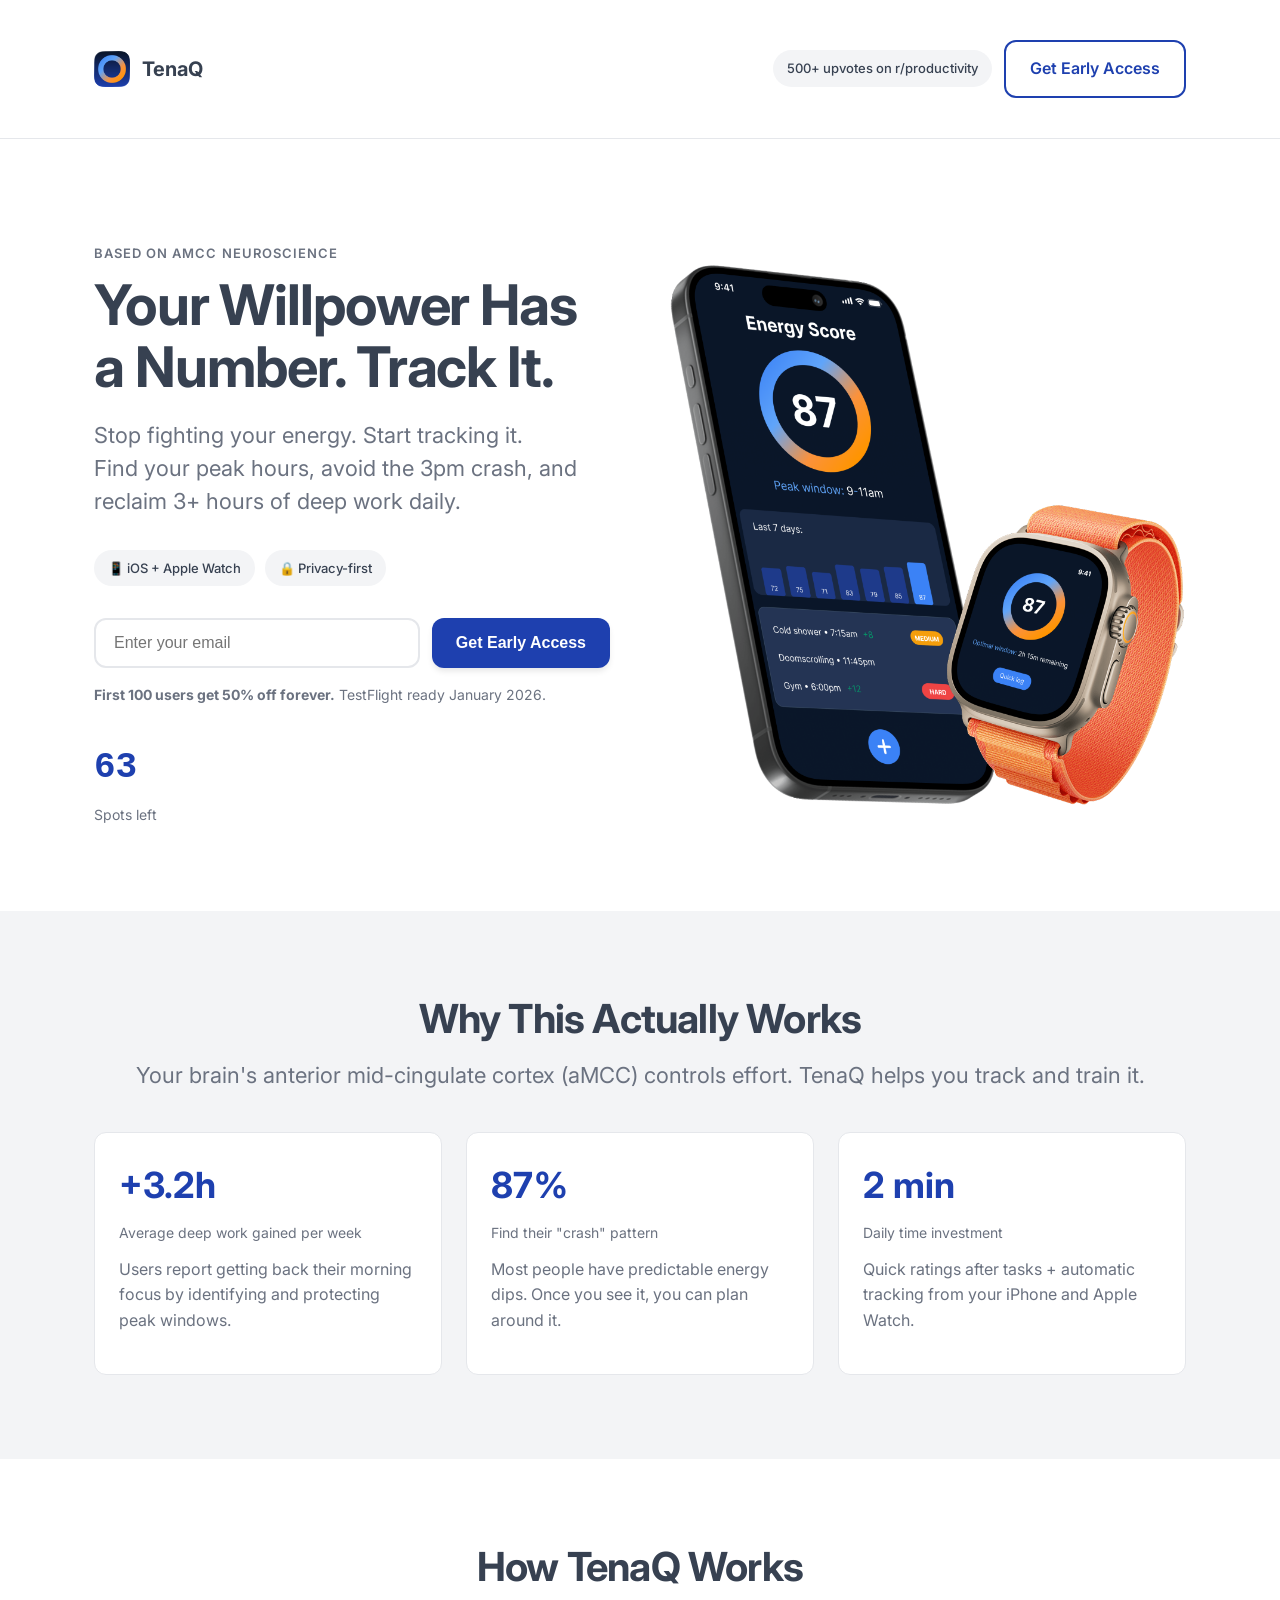
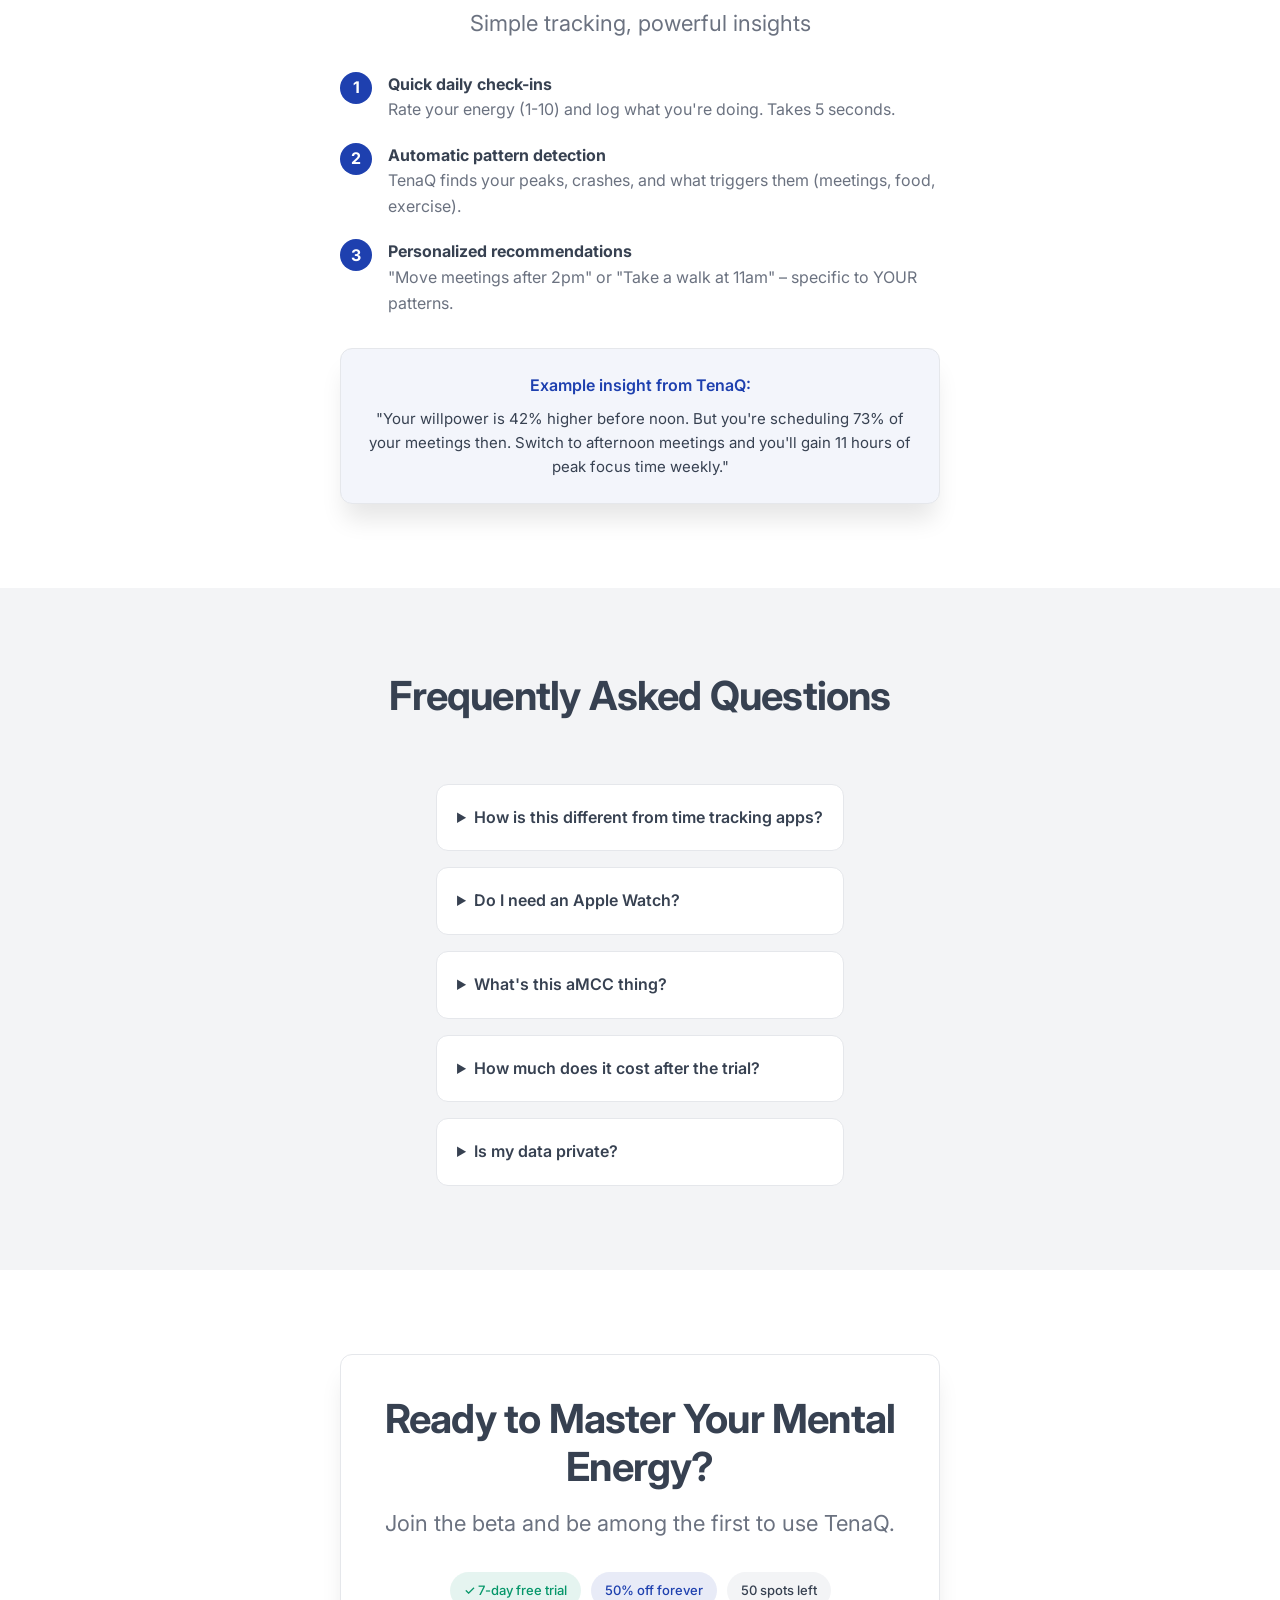
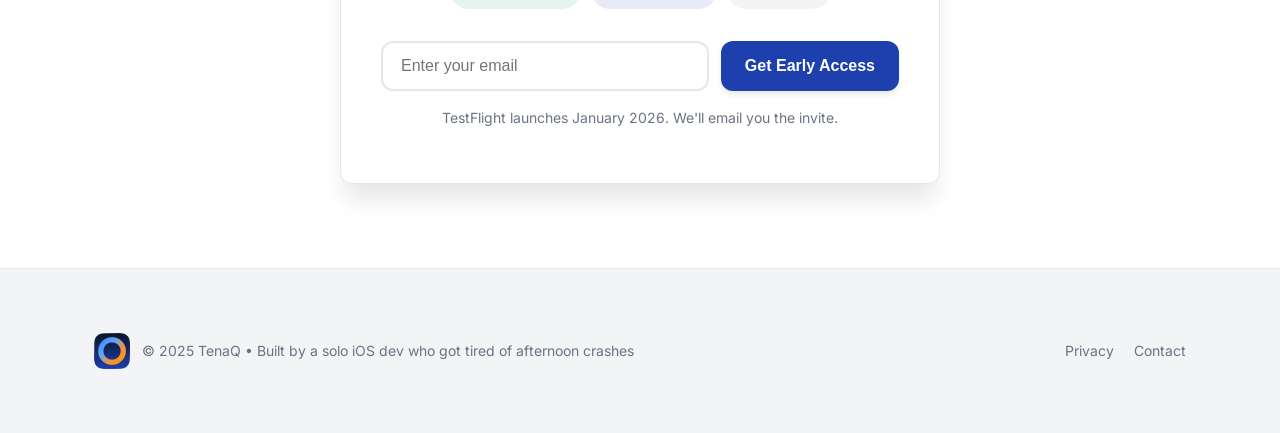
<file: tenaq-scientific-landing.html>
<!DOCTYPE html>
<html lang="en">
<head>
  <meta charset="utf-8" />
  <meta name="viewport" content="width=device-width,initial-scale=1" />
  <title>TenaQ – Track Your Mental Energy, Master Your Day</title>
  <meta name="description" content="iOS app that measures your willpower patterns. Find your peak hours, beat the 3pm crash, get 3+ hours of deep work back." />
  <meta property="og:title" content="TenaQ – Your Willpower Has a Number">
  <meta property="og:description" content="Track mental energy like top performers track everything else. Based on neuroscience, built for your iPhone.">
  <meta property="og:type" content="website">
  <meta name="theme-color" content="#1e40af" />
  <style>
    @import url('https://fonts.googleapis.com/css2?family=Inter:wght@400;500;600;700&display=swap');
    
    :root{
      /* Premium scientific palette */
      --primary-blue: #1e40af;
      --electric-blue: #3b82f6;
      --charcoal: #374151;
      --clinical-green: #059669;
      --warm-gray: #6b7280;
      --light-gray: #f3f4f6;
      --bg-white: #ffffff;
      --border: #e5e7eb;
      
      /* Shadows */
      --shadow-sm: 0 1px 3px 0 rgb(0 0 0 / 0.1);
      --shadow: 0 4px 6px -1px rgb(0 0 0 / 0.1);
      --shadow-lg: 0 20px 25px -5px rgb(0 0 0 / 0.1);
      --radius: 12px;
      --max: 1140px;
    }
    
    * { box-sizing: border-box; }
    
    html, body {
      margin: 0;
      padding: 0;
      background: var(--bg-white);
      color: var(--charcoal);
      font: 400 16px/1.6 'Inter', -apple-system, system-ui, sans-serif;
      -webkit-font-smoothing: antialiased;
    }
    
    /* Typography */
    h1, h2, h3 { 
      font-weight: 700; 
      letter-spacing: -0.02em;
      color: var(--charcoal);
    }
    h1 { 
      font-size: clamp(36px, 5vw, 56px); 
      line-height: 1.1; 
      margin: 0 0 20px;
    }
    h2 { 
      font-size: clamp(28px, 4vw, 40px); 
      line-height: 1.2; 
      margin: 0 0 16px;
    }
    h3 { 
      font-size: 20px; 
      line-height: 1.3; 
      margin: 0 0 8px;
    }
    
    .mono { 
      font-family: 'SF Mono', 'Monaco', 'Inconsolata', 'Consolas', monospace; 
    }
    
    a { 
      color: var(--primary-blue); 
      text-decoration: none; 
    }
    a:hover { 
      text-decoration: underline; 
    }
    
    /* Layout */
    .wrap { 
      max-width: var(--max); 
      margin-inline: auto; 
      padding: 24px;
    }
    
    /* Header */
    header {
      position: sticky;
      top: 0;
      background: rgba(255, 255, 255, 0.95);
      backdrop-filter: blur(10px);
      border-bottom: 1px solid var(--border);
      z-index: 20;
    }
    
    .nav {
      display: flex;
      align-items: center;
      justify-content: space-between;
      gap: 16px;
      padding: 16px 0;
    }
    
    .brand {
      display: flex;
      align-items: center;
      gap: 12px;
      font-weight: 700;
      font-size: 20px;
      color: var(--charcoal);
    }
    
    .logo {
      width: 36px;
      height: 36px;
      border-radius: 8px;
    }
    
    /* Buttons */
    .cta {
      display: inline-flex;
      align-items: center;
      justify-content: center;
      gap: 8px;
      padding: 14px 24px;
      border-radius: var(--radius);
      background: var(--primary-blue);
      color: white;
      font-weight: 600;
      font-size: 16px;
      border: none;
      cursor: pointer;
      transition: all 0.2s;
      box-shadow: var(--shadow);
    }
    
    .cta:hover {
      background: #1e3a8a;
      transform: translateY(-1px);
      box-shadow: var(--shadow-lg);
      text-decoration: none;
    }
    
    .cta.secondary {
      background: white;
      color: var(--primary-blue);
      border: 2px solid var(--primary-blue);
      box-shadow: none;
    }
    
    .cta.secondary:hover {
      background: var(--light-gray);
    }
    
    /* Hero */
    .hero { 
      padding: 80px 0 60px; 
    }
    
    .hero-grid {
      display: grid;
      gap: 60px;
      align-items: center;
    }
    
    @media(min-width: 900px) {
      .hero-grid {
        grid-template-columns: 1fr 1fr;
      }
    }
    
    /* Cards */
    .card {
      background: white;
      border: 1px solid var(--border);
      border-radius: var(--radius);
      overflow: hidden;
      box-shadow: var(--shadow-sm);
    }
    
    .card.elevated {
      box-shadow: var(--shadow-lg);
    }
    
    .card-content {
      padding: 24px;
    }
    
    /* Eyebrow text */
    .eyebrow {
      font-size: 13px;
      letter-spacing: 0.08em;
      text-transform: uppercase;
      color: var(--warm-gray);
      font-weight: 600;
      margin-bottom: 12px;
    }
    
    .subtitle {
      font-size: clamp(18px, 2.5vw, 22px);
      color: var(--warm-gray);
      margin: 0 0 32px;
      line-height: 1.5;
    }
    
    /* Badges */
    .badge-row {
      display: flex;
      flex-wrap: wrap;
      gap: 10px;
      margin: 24px 0;
    }
    
    .badge {
      font-size: 13px;
      padding: 8px 14px;
      border-radius: 24px;
      background: var(--light-gray);
      color: var(--charcoal);
      font-weight: 500;
      display: inline-flex;
      align-items: center;
      gap: 6px;
    }
    
    .badge.primary {
      background: rgba(30, 64, 175, 0.1);
      color: var(--primary-blue);
    }
    
    .badge.success {
      background: rgba(5, 150, 105, 0.1);
      color: var(--clinical-green);
    }
    
    /* Form */
    .email-form {
      display: flex;
      gap: 12px;
      margin: 32px 0 16px;
    }
    
    .email-input {
      flex: 1;
      padding: 14px 18px;
      border-radius: var(--radius);
      border: 2px solid var(--border);
      background: white;
      color: var(--charcoal);
      font-size: 16px;
      transition: all 0.2s;
    }
    
    .email-input:focus {
      outline: none;
      border-color: var(--electric-blue);
      box-shadow: 0 0 0 3px rgba(59, 130, 246, 0.1);
    }
    
    .hint {
      font-size: 14px;
      color: var(--warm-gray);
      margin-bottom: 20px;
    }
    
    /* iPhone Mockup Placeholder */
    .iphone-mockup {
      position: relative;
      max-width: 360px;
      margin: 0 auto;
      aspect-ratio: 390/844;
      background: linear-gradient(145deg, #f9fafb, #ffffff);
      border-radius: 40px;
      box-shadow: 
        0 30px 60px -12px rgb(0 0 0 / 0.25),
        0 18px 36px -18px rgb(0 0 0 / 0.3);
      display: flex;
      align-items: center;
      justify-content: center;
      border: 12px solid #1a1a1a;
    }
    
    /* Responsive Mockup Container */
    .mockup-container {
      position: relative;
      max-width: 800px;
      margin: 0 auto;
    }
    
    .mockup-image {
      width: 100%;
      height: auto;
      display: block;
    }
    
    .mockup-placeholder {
      text-align: center;
      color: var(--warm-gray);
      padding: 20px;
    }
    
    /* Feature sections */
    section {
      padding: 60px 0;
    }
    
    section.gray {
      background: var(--light-gray);
    }
    
    .feature-grid {
      display: grid;
      gap: 24px;
      margin-top: 40px;
    }
    
    @media(min-width: 768px) {
      .feature-grid {
        grid-template-columns: repeat(3, 1fr);
      }
    }
    
    .feature-card {
      background: white;
      border-radius: var(--radius);
      padding: 24px;
      border: 1px solid var(--border);
      transition: all 0.2s;
    }
    
    .feature-card:hover {
      box-shadow: var(--shadow);
      transform: translateY(-2px);
    }
    
    .stat {
      font-size: 36px;
      font-weight: 700;
      color: var(--primary-blue);
      margin-bottom: 8px;
    }
    
    .stat-label {
      font-size: 14px;
      color: var(--warm-gray);
    }
    
    /* How it works */
    .steps {
      display: grid;
      gap: 20px;
      margin-top: 32px;
    }
    
    .step {
      display: flex;
      gap: 16px;
      align-items: flex-start;
    }
    
    .step-number {
      width: 32px;
      height: 32px;
      border-radius: 50%;
      background: var(--primary-blue);
      color: white;
      display: flex;
      align-items: center;
      justify-content: center;
      font-weight: 700;
      flex-shrink: 0;
    }
    
    /* Testimonials */
    .testimonial {
      background: white;
      border-radius: var(--radius);
      padding: 24px;
      border: 1px solid var(--border);
    }
    
    .testimonial-text {
      font-size: 16px;
      line-height: 1.6;
      margin-bottom: 16px;
      color: var(--charcoal);
    }
    
    .testimonial-author {
      font-size: 14px;
      color: var(--warm-gray);
    }
    
    /* FAQ */
    .faq-grid {
      display: grid;
      gap: 16px;
      margin-top: 32px;
    }
    
    details {
      background: white;
      border: 1px solid var(--border);
      border-radius: var(--radius);
      padding: 20px;
    }
    
    summary {
      cursor: pointer;
      font-weight: 600;
      font-size: 16px;
      color: var(--charcoal);
    }
    
    details[open] summary {
      margin-bottom: 12px;
    }
    
    /* Footer */
    footer {
      padding: 40px 0;
      border-top: 1px solid var(--border);
      background: var(--light-gray);
    }
    
    .footer-content {
      display: flex;
      justify-content: space-between;
      align-items: center;
      flex-wrap: wrap;
      gap: 24px;
      color: var(--warm-gray);
      font-size: 14px;
    }
    
    /* Utilities */
    .text-center { text-align: center; }
    .mt-4 { margin-top: 32px; }
    .mb-4 { margin-bottom: 32px; }
    .sr-only { position: absolute; left: -9999px; }
    
    /* Responsive */
    @media(max-width: 768px) {
      .email-form {
        flex-direction: column;
      }
      
      .hero {
        padding: 40px 0;
      }
      
      section {
        padding: 40px 0;
      }
      
      .mockup-container {
        max-width: 100%;
        margin: 20px 0;
      }
      
      .hero-grid {
        gap: 40px;
      }
    }
    
  </style>
</head>
<body>
  <header>
    <div class="wrap">
      <nav class="nav">
        <div class="brand">
          <img src="appIcon.png" alt="TenaQ Logo" class="logo">
          <span>TenaQ</span>
        </div>
        <div style="display: flex; gap: 12px; align-items: center;">
          <a href="https://www.reddit.com/r/productivity/comments/1n1dx5v/turns_out_im_not_lazy_in_the_afternoon_im_just/" class="badge" style="color: var(--charcoal); text-decoration: none;">500+ upvotes on r/productivity</a>
          <a class="cta secondary" href="#early-access">Get Early Access</a>
        </div>
      </nav>
    </div>
  </header>

  <main>
    <section class="hero">
      <div class="wrap">
        <div class="hero-grid">
          <div>
            <div class="eyebrow">Based on aMCC Neuroscience</div>
            <h1>Your Willpower Has a Number. Track It.</h1>
            <p class="subtitle">
              Stop fighting your energy. Start tracking it.<br>
              Find your peak hours, avoid the 3pm crash, and reclaim 3+ hours of deep work daily.
            </p>
            
            <div class="badge-row">
              <!--<span class="badge success">✓ 7-day free trial</span>-->
              <span class="badge">📱 iOS + Apple Watch</span>
              <span class="badge">🔒 Privacy-first</span>
            </div>

            <form id="early-access" action="https://landing.mailerlite.com/webforms/submit/164378830863075285" method="POST" class="email-form">
              <input type="hidden" name="ml-submit" value="1">
              <label class="sr-only" for="email">Email</label>
              <input 
                class="email-input" 
                id="email" 
                name="fields[email]" 
                type="email" 
                placeholder="Enter your email" 
                required
              >
              <button class="cta" type="submit">Get Early Access</button>
            </form>
            
            <div class="hint">
              <strong>First 100 users get 50% off forever.</strong> TestFlight ready January 2026.
            </div>
            
            <!-- Quick social proof -->
            <div style="display: flex; gap: 32px; margin-top: 32px;">
              <div>
                <div class="stat mono">63</div>
                <div class="stat-label">Spots left</div>
              </div>
              <!-- <div>
                <div class="stat mono">$14.99</div>
                <div class="stat-label">Beta price/month</div>
              </div>
              <div>
                <div class="stat mono">14 days</div>
                <div class="stat-label">To first insights</div>
              </div> -->
            </div>
          </div>

          <!-- iPhone Mockup Placeholder -->
          <div class="mockup-container">
            <img src="mockup.png" alt="TenaQ app showing daily willpower graph and energy patterns" class="mockup-image">
          </div>

        </div>
      </div>
    </section>

    <section class="gray">
      <div class="wrap">
        <div class="text-center mb-4">
          <h2>Why This Actually Works</h2>
          <p class="subtitle">
            Your brain's anterior mid-cingulate cortex (aMCC) controls effort. 
            TenaQ helps you track and train it.
          </p>
        </div>
        
        <div class="feature-grid">
          <div class="feature-card">
            <div class="stat">+3.2h</div>
            <div class="stat-label">Average deep work gained per week</div>
            <p style="margin-top: 12px; color: var(--warm-gray);">
              Users report getting back their morning focus by identifying and protecting peak windows.
            </p>
          </div>
          
          <div class="feature-card">
            <div class="stat">87%</div>
            <div class="stat-label">Find their "crash" pattern</div>
            <p style="margin-top: 12px; color: var(--warm-gray);">
              Most people have predictable energy dips. Once you see it, you can plan around it.
            </p>
          </div>
          
          <div class="feature-card">
            <div class="stat">2 min</div>
            <div class="stat-label">Daily time investment</div>
            <p style="margin-top: 12px; color: var(--warm-gray);">
              Quick ratings after tasks + automatic tracking from your iPhone and Apple Watch.
            </p>
          </div>
        </div>
      </div>
    </section>

    <section>
      <div class="wrap">
        <div style="display: grid; gap: 60px; align-items: center;">
          <div style="max-width: 600px; margin: 0 auto; text-align: center;">
            <h2>How TenaQ Works</h2>
            <p class="subtitle">Simple tracking, powerful insights</p>
            
            <div class="steps" style="text-align: left;">
              <div class="step">
                <div class="step-number">1</div>
                <div>
                  <strong>Quick daily check-ins</strong><br>
                  <span style="color: var(--warm-gray);">
                    Rate your energy (1-10) and log what you're doing. Takes 5 seconds.
                  </span>
                </div>
              </div>
              
              <div class="step">
                <div class="step-number">2</div>
                <div>
                  <strong>Automatic pattern detection</strong><br>
                  <span style="color: var(--warm-gray);">
                    TenaQ finds your peaks, crashes, and what triggers them (meetings, food, exercise).
                  </span>
                </div>
              </div>
              
              <div class="step">
                <div class="step-number">3</div>
                <div>
                  <strong>Personalized recommendations</strong><br>
                  <span style="color: var(--warm-gray);">
                    "Move meetings after 2pm" or "Take a walk at 11am" – specific to YOUR patterns.
                  </span>
                </div>
              </div>
            </div>
            
            <div class="card elevated mt-4">
              <div class="card-content" style="background: rgba(30, 64, 175, 0.05);">
                <div style="font-size: 16px; color: var(--primary-blue); font-weight: 600;">
                  Example insight from TenaQ:
                </div>
                <div style="margin-top: 8px; font-size: 15px; color: var(--charcoal);">
                  "Your willpower is 42% higher before noon. But you're scheduling 73% of your meetings then. 
                  Switch to afternoon meetings and you'll gain 11 hours of peak focus time weekly."
                </div>
              </div>
            </div>
          </div>
        </div>
      </div>
    </section>

    <section class="gray">
      <div class="wrap">
        <div style="display: grid; gap: 48px;">
          <div>
            <h2 class="text-center">Frequently Asked Questions</h2>
          </div>
          
          <div class="faq-grid" style="max-width: 800px; margin: 0 auto;">
            <details>
              <summary>How is this different from time tracking apps?</summary>
              <p style="color: var(--warm-gray); margin: 0;">
                Time trackers show WHEN you work. TenaQ shows when you SHOULD work. 
                We measure your mental energy and willpower capacity, not just hours logged.
              </p>
            </details>
            
            <details>
              <summary>Do I need an Apple Watch?</summary>
              <p style="color: var(--warm-gray); margin: 0;">
                No, but it helps. The Watch adds HRV and other biometric data for better predictions. 
                You can start with just your iPhone.
              </p>
            </details>
            
            <details>
              <summary>What's this aMCC thing?</summary>
              <p style="color: var(--warm-gray); margin: 0;">
                Your anterior mid-cingulate cortex is the brain region that handles effort and willpower. 
                Think of it as your "try hard" muscle. TenaQ helps you understand when it's strongest.
              </p>
            </details>
            
            <details>
              <summary>How much does it cost after the trial?</summary>
              <p style="color: var(--warm-gray); margin: 0;">
                Regular price will be $29.99/month or $199/year. 
                Beta users get 50% off forever: $14.99/month or $99/year.
              </p>
            </details>
            
            <details>
              <summary>Is my data private?</summary>
              <p style="color: var(--warm-gray); margin: 0;">
                100%. All processing happens on your device. We don't sell data, period. 
                You can export or delete everything anytime.
              </p>
            </details>
          </div>
        </div>
      </div>
    </section>

    <section>
      <div class="wrap">
        <div class="card elevated" style="max-width: 600px; margin: 0 auto;">
          <div class="card-content" style="padding: 40px; text-align: center;">
            <h2>Ready to Master Your Mental Energy?</h2>
            <p class="subtitle">
              Join the beta and be among the first to use TenaQ.
            </p>
            
            <div class="badge-row" style="justify-content: center;">
              <span class="badge success">✓ 7-day free trial</span>
              <span class="badge primary">50% off forever</span>
              <span class="badge">63 spots left</span>
            </div>
            
            <form action="https://landing.mailerlite.com/webforms/submit/164378830863075285" method="POST" class="email-form" style="margin-top: 32px;">
              <input type="hidden" name="ml-submit" value="1">
              <label class="sr-only" for="email2">Email</label>
              <input 
                class="email-input" 
                id="email2" 
                name="fields[email]" 
                type="email" 
                placeholder="Enter your email" 
                required
              >
              <button class="cta" type="submit">Get Early Access</button>
            </form>
            
            <p style="margin-top: 16px; font-size: 14px; color: var(--warm-gray);">
              TestFlight launches January 2026. We'll email you the invite.
            </p>
          </div>
        </div>
      </div>
    </section>
  </main>

  <footer>
    <div class="wrap">
      <div class="footer-content">
        <div style="display: flex; align-items: center; gap: 12px;">
          <img src="appIcon.png" alt="TenaQ Logo" class="logo">
          <span>© 2025 TenaQ • Built by a solo iOS dev who got tired of afternoon crashes</span>
        </div>
        <div style="display: flex; gap: 20px;">
          <a href="#" style="color: var(--warm-gray);">Privacy</a>
          <a href="mailto:info@tenaq.app" style="color: var(--warm-gray);">Contact</a>
        </div>
      </div>
    </div>
  </footer>

  <script>
    // Dynamic spots counter (optional fun touch)
    const updateSpots = () => {
      const spots = Math.floor(Math.random() * 20) + 50; // Random between 50-70
      document.querySelectorAll('.badge').forEach(badge => {
        if (badge.textContent.includes('spots')) {
          badge.textContent = `${spots} spots left`;
        }
      });
    };
    
    // Update on load
    updateSpots();
  </script>
</body>
</html>
</file>
